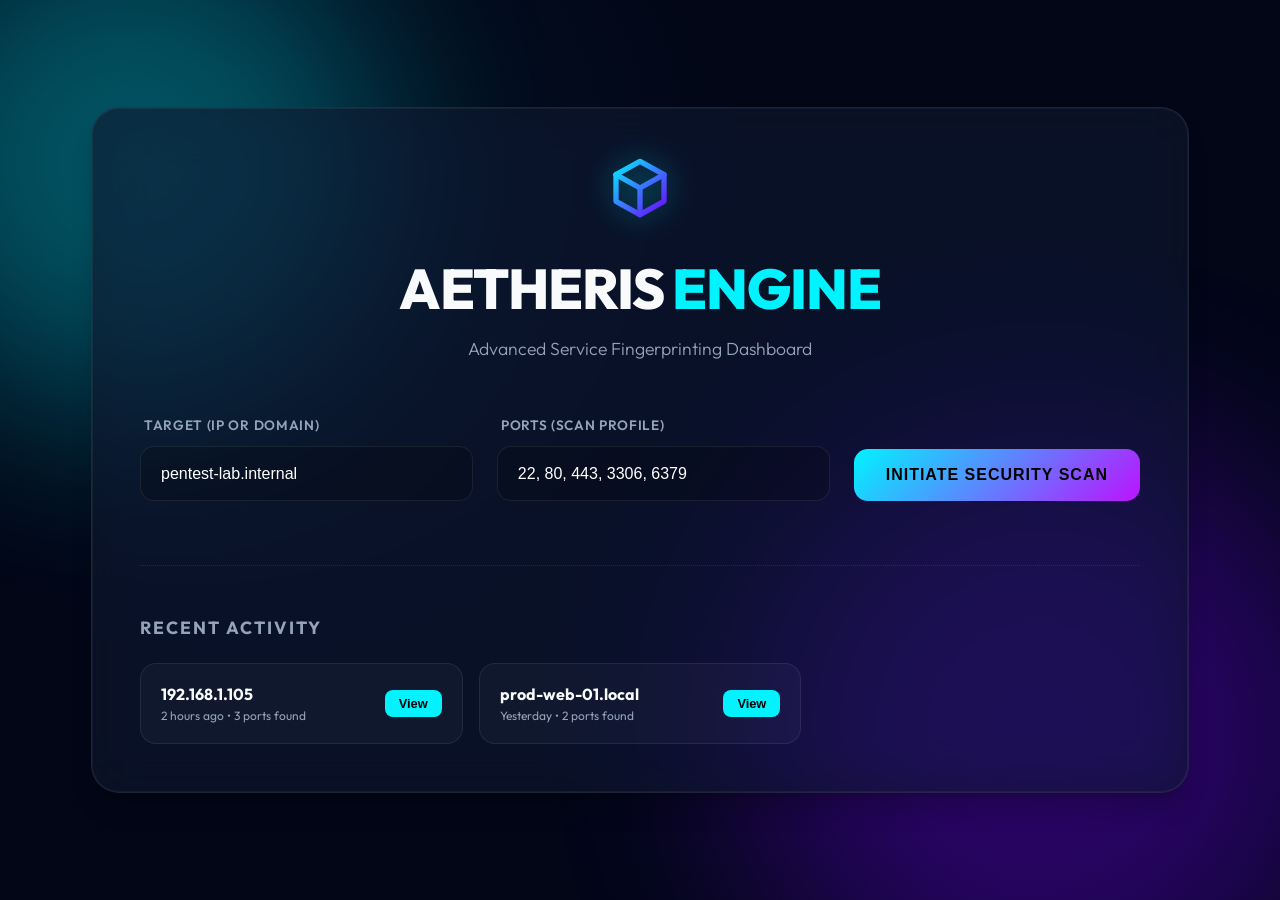
<file: demo/simulation.html>
<!DOCTYPE html>
<html lang="en">
<head>
    <meta charset="UTF-8">
    <meta name="viewport" content="width=device-width, initial-scale=1.0">
    <title>Aetheris Engine | Professional Demo</title>
    <link rel="stylesheet" href="../web/style.css">
    <link href="https://fonts.googleapis.com/css2?family=Inter:wght@300;400;600;700&family=Outfit:wght@300;400;600;800&family=JetBrains+Mono&display=swap" rel="stylesheet">
    <style>
        /* Simulation specific overrides */
        .scan-stats.hidden, .scan-analytics.hidden, .progress-bar-container.hidden, #results-container.hidden {
            display: none !important;
        }
    </style>
</head>
<body>
    <div class="background-globes">
        <div class="globe globe-1"></div>
        <div class="globe globe-2"></div>
    </div>
    
    <div class="container glass-panel">
        <header>
            <div class="logo-container">
                <svg class="logo-svg" viewBox="0 0 24 24" fill="none" xmlns="http://www.w3.org/2000/svg">
                    <path d="M12 2L3 7V17L12 22L21 17V7L12 2Z" stroke="url(#logo-gradient)" stroke-width="2" stroke-linecap="round" stroke-linejoin="round"/>
                    <path d="M12 22V12" stroke="url(#logo-gradient)" stroke-width="2" stroke-linecap="round" stroke-linejoin="round"/>
                    <path d="M12 12L21 7" stroke="url(#logo-gradient)" stroke-width="2" stroke-linecap="round" stroke-linejoin="round"/>
                    <path d="M12 12L3 7" stroke="url(#logo-gradient)" stroke-width="2" stroke-linecap="round" stroke-linejoin="round"/>
                    <defs>
                        <linearGradient id="logo-gradient" x1="2" y1="2" x2="22" y2="22" gradientUnits="userSpaceOnUse">
                            <stop stop-color="#00f3ff"/>
                            <stop offset="1" stop-color="#7000ff"/>
                        </linearGradient>
                    </defs>
                </svg>
            </div>
            <h1>AETHERIS <span class="accent" style="color:var(--primary)">ENGINE</span></h1>
            <p>Advanced Service Fingerprinting Dashboard</p>
        </header>

        <main>
            <div id="scan-stats" class="scan-stats hidden">
                <div class="stat-card">
                    <span class="stat-label">Hosts Scanned</span>
                    <span id="stat-hosts" class="stat-value">1</span>
                </div>
                <div class="stat-card">
                    <span class="stat-label">Open Ports</span>
                    <span id="stat-ports" class="stat-value">4</span>
                </div>
                <div class="stat-card">
                    <span class="stat-label">Unique Services</span>
                    <span id="stat-services" class="stat-value">4</span>
                </div>
            </div>

            <form id="simulation-form">
                <div class="input-group">
                    <label for="target">Target (IP or Domain)</label>
                    <input type="text" id="target" value="pentest-lab.internal" readonly>
                </div>
                <div class="input-group">
                    <label>Ports (Scan Profile)</label>
                    <input type="text" id="ports" value="22, 80, 443, 3306, 6379" readonly>
                </div>
                <button type="submit" id="btn-scan" class="primary-btn">
                    <span id="btn-text">Initiate Security Scan</span>
                    <div id="loader" class="loader hidden"></div>
                </button>
            </form>

            <div id="scan-progress-container" class="progress-bar-container hidden">
                <div class="progress-info">
                    <span id="progress-text">Analyzing targets...</span>
                    <span id="progress-percent">0%</span>
                </div>
                <div class="progress-track">
                    <div id="progress-fill" class="progress-fill"></div>
                </div>
                <div id="live-log-status" class="live-log">Initializing engine...</div>
            </div>

            <div id="results-container" class="hidden">
                <div class="results-header">
                    <h2>Scan results for <span id="display-target"></span></h2>
                    <div class="export-actions">
                        <button class="secondary-btn">JSON</button>
                        <button id="btn-pdf" class="secondary-btn">PDF Report</button>
                    </div>
                </div>
                <div class="table-wrapper">
                    <table id="results-table">
                        <thead>
                            <tr>
                                <th>Target</th>
                                <th>Port</th>
                                <th>State</th>
                                <th>Service</th>
                                <th>Version & Intelligence</th>
                            </tr>
                        </thead>
                        <tbody id="results-body">
                            <!-- Injected by JS -->
                        </tbody>
                    </table>
                </div>
            </div>
            
            <div id="history-container" class="history-panel">
                <h3>Recent Activity</h3>
                <div class="history-list">
                    <div class="history-item">
                        <div class="history-info">
                            <strong>192.168.1.105</strong>
                            <span>2 hours ago • 3 ports found</span>
                        </div>
                        <button class="view-btn">View</button>
                    </div>
                    <div class="history-item">
                        <div class="history-info">
                            <strong>prod-web-01.local</strong>
                            <span>Yesterday • 2 ports found</span>
                        </div>
                        <button class="view-btn">View</button>
                    </div>
                </div>
            </div>
        </main>
    </div>

    <script>
        const form = document.getElementById('simulation-form');
        const btnText = document.getElementById('btn-text');
        const loader = document.getElementById('loader');
        const progressContainer = document.getElementById('scan-progress-container');
        const progressFill = document.getElementById('progress-fill');
        const progressPercent = document.getElementById('progress-percent');
        const liveLog = document.getElementById('live-log-status');
        const resultsContainer = document.getElementById('results-container');
        const resultsBody = document.getElementById('results-body');
        const scanStats = document.getElementById('scan-stats');
        const displayTarget = document.getElementById('display-target');

        const logs = [
            "Resolving pentest-lab.internal...",
            "Target identified as 10.0.5.22",
            "Starting TCP connect scan on 1024 ports...",
            "Port 22/tcp matches SSH-2.0-OpenSSH_8.9p1 Ubuntu-3ubuntu0.10",
            "Port 80/tcp identified as HTTP (Nginx 1.18.0)",
            "Port 3306/tcp identified as MySQL (MariaDB 10.6.18)",
            "Port 6379/tcp identified as Redis 6.0.16",
            "Analyzing service banners for vulnerabilities...",
            "CVE Intelligence query complete for 4 services.",
            "Finalizing report generation..."
        ];

        const results = [
            { port: 22, svc: 'SSH', ver: 'OpenSSH 8.9p1', cve: 'google.com/search?q=SSH+8.9p1+exploit' },
            { port: 80, svc: 'HTTP', ver: 'Nginx 1.18.0', cve: 'google.com/search?q=Nginx+1.18.0+vulnerabilities' },
            { port: 3306, svc: 'MySQL', ver: 'MariaDB 10.6.18', cve: 'google.com/search?q=MariaDB+10.6.18+CVE' },
            { port: 6379, svc: 'Redis', ver: 'Redis 6.0.16', cve: 'google.com/search?q=Redis+6.0.16+exploit' }
        ];

        form.addEventListener('submit', (e) => {
            e.preventDefault();
            const targetVal = document.getElementById('target').value;
            displayTarget.textContent = targetVal;
            
            btnText.textContent = 'Scanning...';
            loader.classList.remove('hidden');
            progressContainer.classList.remove('hidden');
            
            let p = 0;
            let logIdx = 0;
            const interval = setInterval(() => {
                p += 2;
                progressFill.style.width = p + '%';
                progressPercent.textContent = p + '%';
                
                if (p % 10 === 0 && logIdx < logs.length) {
                    liveLog.textContent = '> ' + logs[logIdx++];
                }
                
                if (p >= 100) {
                    clearInterval(interval);
                    btnText.textContent = 'Scan Complete';
                    loader.classList.add('hidden');
                    showResults();
                }
            }, 50);
        });

        function showResults() {
            resultsContainer.classList.remove('hidden');
            scanStats.classList.remove('hidden');
            
            results.forEach((r, i) => {
                const row = document.createElement('tr');
                row.innerHTML = `
                    <td>pentest-lab.internal</td>
                    <td><span style="color:var(--primary)">${r.port}/tcp</span></td>
                    <td><span class="badge badge-open">OPEN</span></td>
                    <td><strong>${r.svc}</strong></td>
                    <td>
                        <div class="version-wrapper">
                            <span>${r.ver}</span>
                            <span style="font-size:0.7rem; color:var(--text-muted); opacity:0.6">(CVE: ${r.cve.split('q=')[1]})</span>
                        </div>
                    </td>
                `;
                resultsBody.appendChild(row);
            });
            
            // Scroll to results
            resultsContainer.scrollIntoView({ behavior: 'smooth' });
        }

        document.getElementById('btn-pdf').addEventListener('click', () => {
            alert("Rapor başarıyla PDF olarak oluşturuldu ve indirildi.");
        });
    </script>
</body>
</html>
</file>
<file: web/style.css>
:root {
    --bg-color: #020617;
    --text-main: #f8fafc;
    --text-muted: #94a3b8;
    --primary: #00f3ff;
    --secondary: #7000ff;
    --accent: #ff00c8;
    --glass: rgba(15, 23, 42, 0.65);
    --glass-border: rgba(255, 255, 255, 0.08);
    --neon-cyan: #00f3ff;
    --neon-purple: #bc13fe;
    --error: #ef4444;
    --success: #22c55e;
}

body {
    margin: 0;
    font-family: 'Outfit', 'Inter', sans-serif;
    background-color: var(--bg-color);
    color: var(--text-main);
    min-height: 100vh;
    display: flex;
    justify-content: center;
    align-items: center;
    overflow-x: hidden;
    position: relative;
    background-image: 
        radial-gradient(circle at 20% 20%, rgba(0, 243, 255, 0.05) 0%, transparent 40%),
        radial-gradient(circle at 80% 80%, rgba(188, 19, 254, 0.05) 0%, transparent 40%);
}

.background-globes {
    position: fixed;
    top: 0;
    left: 0;
    width: 100%;
    height: 100%;
    z-index: -1;
    pointer-events: none;
}

.globe {
    position: absolute;
    border-radius: 50%;
    filter: blur(100px);
    opacity: 0.3;
}

.globe-1 {
    width: 500px;
    height: 500px;
    background: var(--primary);
    top: -10%;
    left: -10%;
    animation: float 25s infinite alternate;
}

.globe-2 {
    width: 600px;
    height: 600px;
    background: var(--secondary);
    bottom: -15%;
    right: -5%;
    animation: float 30s infinite alternate-reverse;
}

@keyframes float {
    0% { transform: translate(0, 0) scale(1); }
    100% { transform: translate(5% , 5%) scale(1.1); }
}

.container {
    width: 95%;
    max-width: 1000px;
    padding: 3rem;
    margin: 2rem;
    position: relative;
    z-index: 1;
}

.glass-panel {
    background: var(--glass);
    backdrop-filter: blur(25px) saturate(180%);
    -webkit-backdrop-filter: blur(25px) saturate(180%);
    border: 1px solid var(--glass-border);
    border-radius: 28px;
    box-shadow: 
        0 4px 6px -1px rgba(0, 0, 0, 0.1),
        0 20px 25px -5px rgba(0, 0, 0, 0.2),
        inset 0 0 0 1px rgba(255, 255, 255, 0.05);
}

.scan-stats {
    display: grid;
    grid-template-columns: repeat(3, 1fr);
    gap: 1.5rem;
    margin-bottom: 2.5rem;
}

.stat-card {
    background: rgba(255, 255, 255, 0.03);
    border: 1px solid var(--glass-border);
    padding: 1.25rem;
    border-radius: 18px;
    display: flex;
    flex-direction: column;
    gap: 0.5rem;
}

.stat-label {
    font-size: 0.75rem;
    color: var(--text-muted);
    text-transform: uppercase;
    letter-spacing: 1px;
}

.stat-value {
    font-size: 1.75rem;
    font-weight: 800;
    color: var(--primary);
}

.scan-analytics {
    margin-bottom: 2.5rem;
}

.analytics-card {
    background: rgba(255, 255, 255, 0.03);
    border: 1px solid var(--glass-border);
    padding: 1.5rem;
    border-radius: 18px;
}

.analytics-card h4 {
    font-size: 0.9rem;
    color: var(--text-muted);
    text-transform: uppercase;
    letter-spacing: 1px;
    margin-top: 0;
    margin-bottom: 1.25rem;
}

.service-list {
    display: flex;
    flex-direction: column;
    gap: 1rem;
}

.service-item {
    display: grid;
    grid-template-columns: 100px 1fr 40px;
    align-items: center;
    gap: 1rem;
}

.service-name {
    font-size: 0.8rem;
    font-weight: 600;
    color: var(--text-main);
}

.service-bar-track {
    height: 6px;
    background: rgba(255, 255, 255, 0.05);
    border-radius: 3px;
    overflow: hidden;
}

.service-bar-fill {
    height: 100%;
    background: var(--primary);
    border-radius: 3px;
    transition: width 0.6s ease-out;
}

.service-count {
    font-size: 0.75rem;
    color: var(--text-muted);
    text-align: right;
}

.progress-bar-container {
    margin-bottom: 2.5rem;
    padding: 1rem;
    background: rgba(0, 0, 0, 0.2);
    border-radius: 16px;
    border: 1px solid var(--glass-border);
}

.progress-info {
    display: flex;
    justify-content: space-between;
    font-size: 0.85rem;
    margin-bottom: 0.75rem;
    color: var(--text-muted);
}

.progress-track {
    height: 8px;
    background: rgba(255, 255, 255, 0.05);
    border-radius: 4px;
    overflow: hidden;
}

.progress-fill {
    height: 100%;
    width: 0%;
    background: linear-gradient(to right, var(--primary), var(--secondary));
    box-shadow: 0 0 15px rgba(0, 243, 255, 0.5);
    transition: width 0.4s cubic-bezier(0.4, 0, 0.2, 1);
}

.live-log {
    margin-top: 0.75rem;
    font-size: 0.75rem;
    color: var(--text-muted);
    font-family: 'JetBrains Mono', 'Courier New', monospace;
    opacity: 0.8;
}

header {
    text-align: center;
    margin-bottom: 3.5rem;
}

.logo-container {
    margin-bottom: 1.5rem;
    display: flex;
    justify-content: center;
}

.logo-svg {
    width: 64px;
    height: 64px;
    filter: drop-shadow(0 0 15px rgba(0, 243, 255, 0.4));
    animation: float 4s ease-in-out infinite;
}

@keyframes float {
    0%, 100% { transform: translateY(0) rotate(0deg); }
    50% { transform: translateY(-10px) rotate(5deg); }
}

h1 {
    font-size: 3.5rem;
    font-weight: 800;
    margin-bottom: 0.5rem;
    letter-spacing: -0.02em;
    line-height: 1.1;
}

.neon-text {
    background: linear-gradient(to right, var(--neon-cyan), var(--neon-purple));
    -webkit-background-clip: text;
    background-clip: text;
    color: transparent;
    filter: drop-shadow(0 0 15px rgba(0, 243, 255, 0.3));
}

header p {
    color: var(--text-muted);
    font-size: 1.1rem;
    font-weight: 300;
}

form {
    display: grid;
    grid-template-columns: 1fr 1fr auto;
    gap: 1.5rem;
    align-items: end;
    margin-bottom: 3rem;
}

@media print {
    body { background: white !important; color: black !important; }
    .glass-panel { background: none !important; border: none !important; box-shadow: none !important; padding: 0 !important; }
    .logo-svg { filter: none !important; animation: none !important; }
    #scan-form, .logo-container, .profile-presets, .export-actions, #history-container, #error-message, .cve-link { display: none !important; }
    .scan-stats { grid-template-columns: repeat(3, 1fr) !important; color: black !important; margin-bottom: 20px !important; }
    .stat-card { border: 1px solid #ddd !important; background: #f9f9f9 !important; color: black !important; }
    .stat-value { color: #000 !important; }
    .scan-analytics { display: block !important; border: 1px solid #ddd !important; padding: 15px !important; }
    .service-bar-track { border: 1px solid #ccc !important; }
    .service-bar-fill { background: #333 !important; }
    table { width: 100% !important; border-collapse: collapse !important; }
    th, td { border: 1px solid #ddd !important; color: black !important; padding: 8px !important; }
    th { background: #eee !important; }
    h1 { color: black !important; font-size: 24pt !important; margin-top: 0 !important; }
    .accent { color: black !important; }
}

@media (max-width: 768px) {
    form {
        grid-template-columns: 1fr;
    }
}

.input-group {
    display: flex;
    flex-direction: column;
    gap: 0.75rem;
}

.profile-presets {
    display: flex;
    gap: 0.5rem;
    margin-top: 0.5rem;
}

.preset-btn {
    background: rgba(255, 255, 255, 0.05);
    border: 1px solid var(--glass-border);
    color: var(--text-muted);
    padding: 4px 10px;
    border-radius: 6px;
    font-size: 0.7rem;
    font-weight: 600;
    cursor: pointer;
    transition: all 0.2s ease;
    text-transform: uppercase;
}

.preset-btn:hover {
    background: rgba(255, 255, 255, 0.1);
    color: var(--primary);
    border-color: var(--primary);
    transform: translateY(-1px);
}

.preset-btn.active {
    background: rgba(0, 243, 255, 0.1);
    color: var(--primary);
    border-color: var(--primary);
}

label {
    font-size: 0.85rem;
    font-weight: 600;
    text-transform: uppercase;
    letter-spacing: 0.05em;
    color: var(--text-muted);
    padding-left: 4px;
}

input {
    background: rgba(0, 0, 0, 0.2);
    border: 1px solid var(--glass-border);
    color: white;
    padding: 1.1rem 1.25rem;
    border-radius: 14px;
    font-size: 1rem;
    outline: none;
    transition: all 0.4s cubic-bezier(0.175, 0.885, 0.32, 1.275);
}

input:focus {
    border-color: var(--primary);
    box-shadow: 0 0 0 4px rgba(0, 243, 255, 0.1);
    transform: scale(1.01);
}

.primary-btn {
    background: linear-gradient(135deg, var(--neon-cyan), var(--neon-purple));
    color: #000;
    border: none;
    height: 52px;
    padding: 0 2rem;
    border-radius: 14px;
    font-size: 1rem;
    font-weight: 700;
    cursor: pointer;
    transition: all 0.3s ease;
    display: flex;
    justify-content: center;
    align-items: center;
    gap: 12px;
    text-transform: uppercase;
    letter-spacing: 1px;
}

.primary-btn:hover {
    transform: translateY(-3px) scale(1.02);
    box-shadow: 0 15px 30px rgba(0, 243, 255, 0.3);
    filter: brightness(1.1);
}

.primary-btn:active {
    transform: translateY(0) scale(0.98);
}

.results-header {
    display: flex;
    justify-content: space-between;
    align-items: center;
    margin-bottom: 2rem;
    padding-top: 2rem;
    border-top: 1px solid var(--glass-border);
}

.search-box input {
    width: 320px;
    padding: 0.8rem 1.25rem;
    font-size: 0.9rem;
}

.export-actions {
    display: flex;
    gap: 12px;
}

.secondary-btn {
    background: rgba(255, 255, 255, 0.05);
    border: 1px solid var(--glass-border);
    color: var(--text-main);
    padding: 0.8rem 1.5rem;
    border-radius: 12px;
    font-size: 0.85rem;
    font-weight: 600;
    cursor: pointer;
    transition: all 0.3s ease;
}

.secondary-btn:hover {
    background: rgba(255, 255, 255, 0.1);
    border-color: var(--text-muted);
    transform: translateY(-2px);
}

.table-wrapper {
    background: rgba(0, 0, 0, 0.15);
    border-radius: 20px;
    border: 1px solid var(--glass-border);
    overflow: hidden;
}

table {
    width: 100%;
    border-collapse: collapse;
}

th {
    background: rgba(255, 255, 255, 0.02);
    padding: 1.25rem 1.5rem;
    text-align: left;
    font-size: 0.8rem;
    font-weight: 700;
    text-transform: uppercase;
    letter-spacing: 0.1em;
    color: var(--text-muted);
    border-bottom: 1px solid var(--glass-border);
}

td {
    padding: 1.25rem 1.5rem;
    border-bottom: 1px solid rgba(255, 255, 255, 0.03);
    font-size: 0.95rem;
}

.version-wrapper {
    display: flex;
    align-items: center;
    gap: 0.75rem;
}

.cve-link {
    color: var(--text-muted);
    opacity: 0.5;
    transition: all 0.2s ease;
    display: flex;
    align-items: center;
}

.cve-link:hover {
    color: var(--primary);
    opacity: 1;
    transform: scale(1.1);
}

tr:hover td {
    background: rgba(255, 255, 255, 0.03);
}

.badge {
    padding: 6px 12px;
    border-radius: 8px;
    font-size: 0.75rem;
    font-weight: 800;
    text-transform: uppercase;
    letter-spacing: 0.05em;
}

.badge-open {
    background: rgba(34, 197, 94, 0.15);
    color: #4ade80;
    border: 1px solid rgba(34, 197, 94, 0.2);
}

.loader {
    width: 22px;
    height: 22px;
    border: 3px solid rgba(0, 0, 0, 0.1);
    border-top-color: #000;
    border-radius: 50%;
    animation: spin 0.8s linear infinite;
}

@keyframes spin {
    to { transform: rotate(360deg); }
}

#error-message {
    background: rgba(239, 68, 68, 0.1);
    border: 1px solid rgba(239, 68, 68, 0.2);
    color: #fca5a5;
    padding: 1.25rem;
    border-radius: 14px;
    margin-top: 2rem;
    font-weight: 500;
}

.history-panel {
    margin-top: 4rem;
    padding-top: 2rem;
    border-top: 1px dotted rgba(255, 255, 255, 0.1);
}

.history-panel h3 {
    font-size: 1.1rem;
    color: var(--text-muted);
    margin-bottom: 1.5rem;
    text-transform: uppercase;
    letter-spacing: 2px;
}

.history-list {
    display: grid;
    grid-template-columns: repeat(auto-fill, minmax(280px, 1fr));
    gap: 1rem;
}

.history-item {
    background: rgba(255, 255, 255, 0.03);
    padding: 1.25rem;
    border-radius: 16px;
    border: 1px solid var(--glass-border);
    display: flex;
    justify-content: space-between;
    align-items: center;
    transition: all 0.3s ease;
}

.history-item:hover {
    background: rgba(255, 255, 255, 0.07);
    border-color: var(--primary);
    transform: translateY(-2px);
}

.history-info {
    display: flex;
    flex-direction: column;
    gap: 4px;
}

.history-info strong {
    font-size: 1rem;
    color: var(--text-main);
}

.history-info span {
    font-size: 0.75rem;
    color: var(--text-muted);
}

.view-btn {
    background: var(--primary);
    color: #000;
    border: none;
    padding: 6px 14px;
    border-radius: 8px;
    font-size: 0.8rem;
    font-weight: 700;
    cursor: pointer;
    transition: all 0.2s ease;
}

.view-btn:hover {
    filter: brightness(1.2);
    transform: scale(1.05);
}

.hidden { display: none !important; }

@media (max-width: 600px) {
    .results-header {
        flex-direction: column;
        gap: 1.5rem;
        align-items: stretch;
    }
    .search-box input {
        width: 100%;
    }
    .export-actions {
        justify-content: center;
    }
}
</file>
